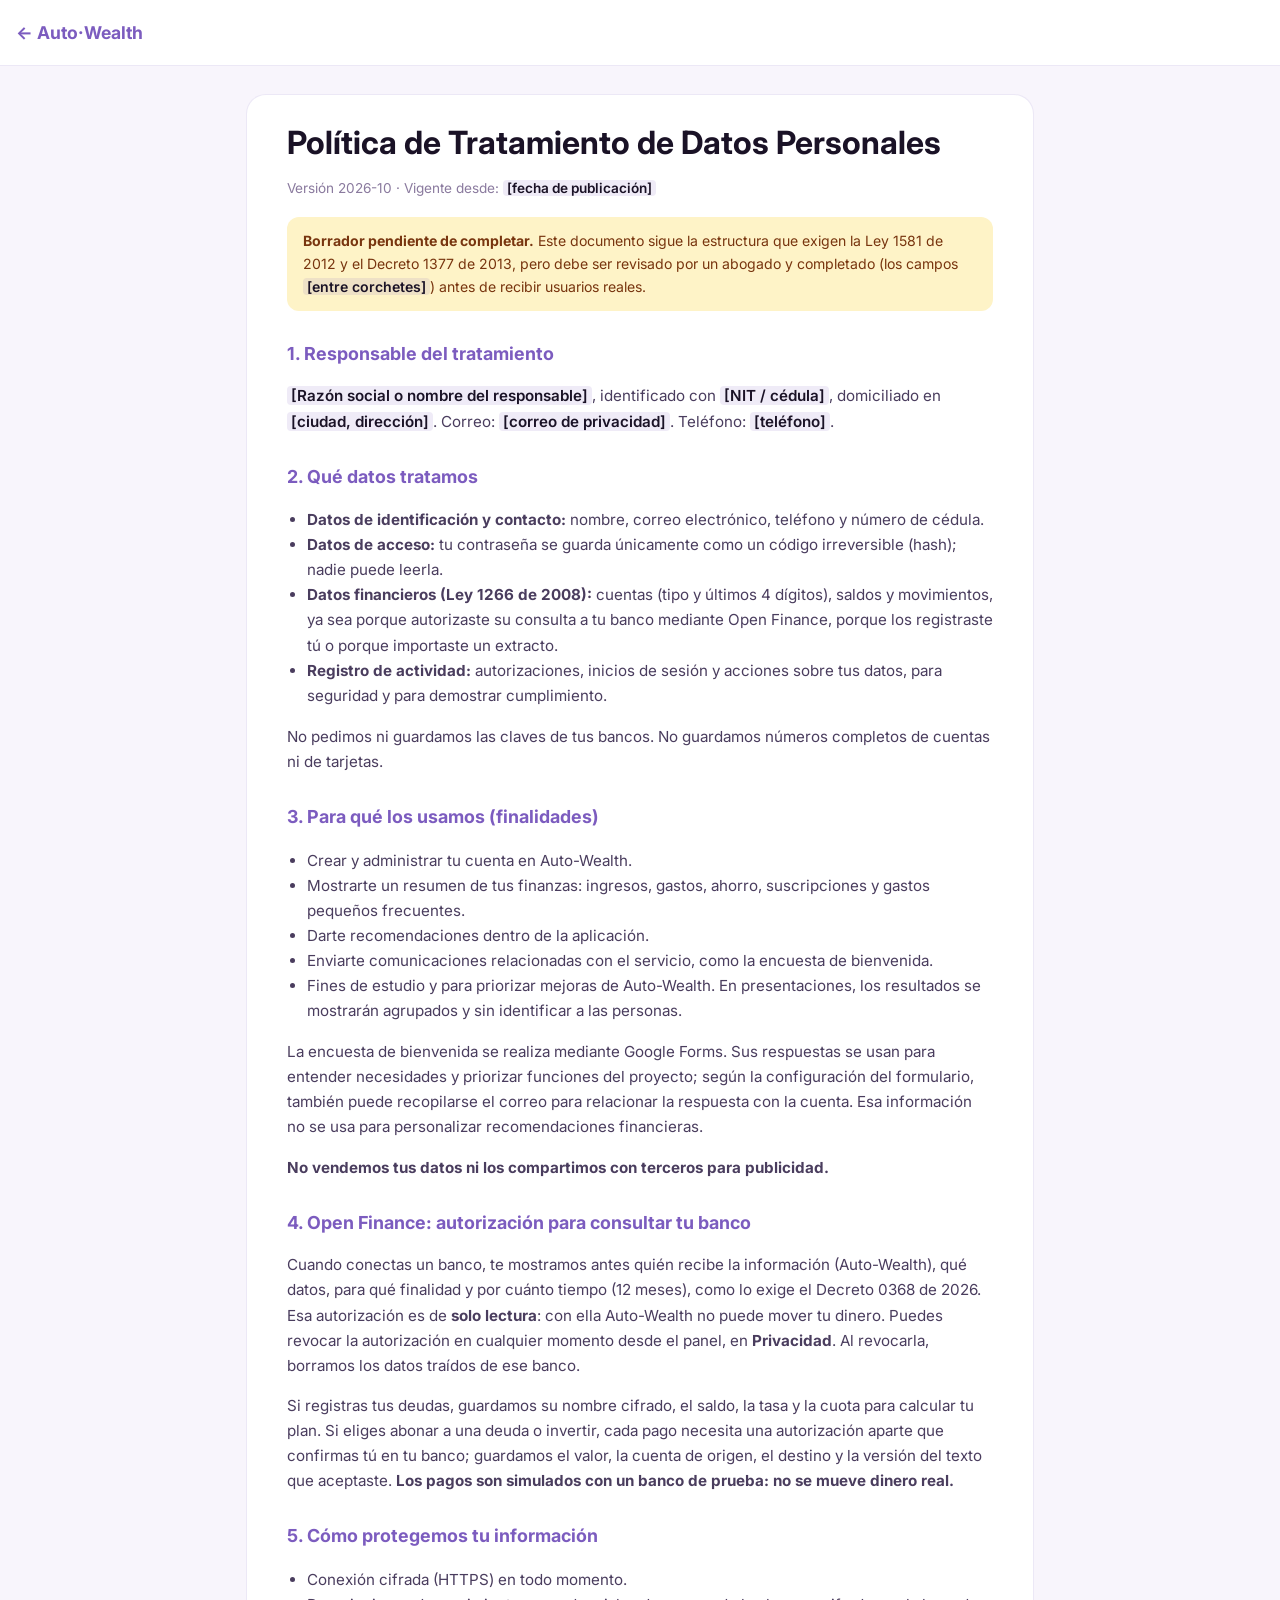
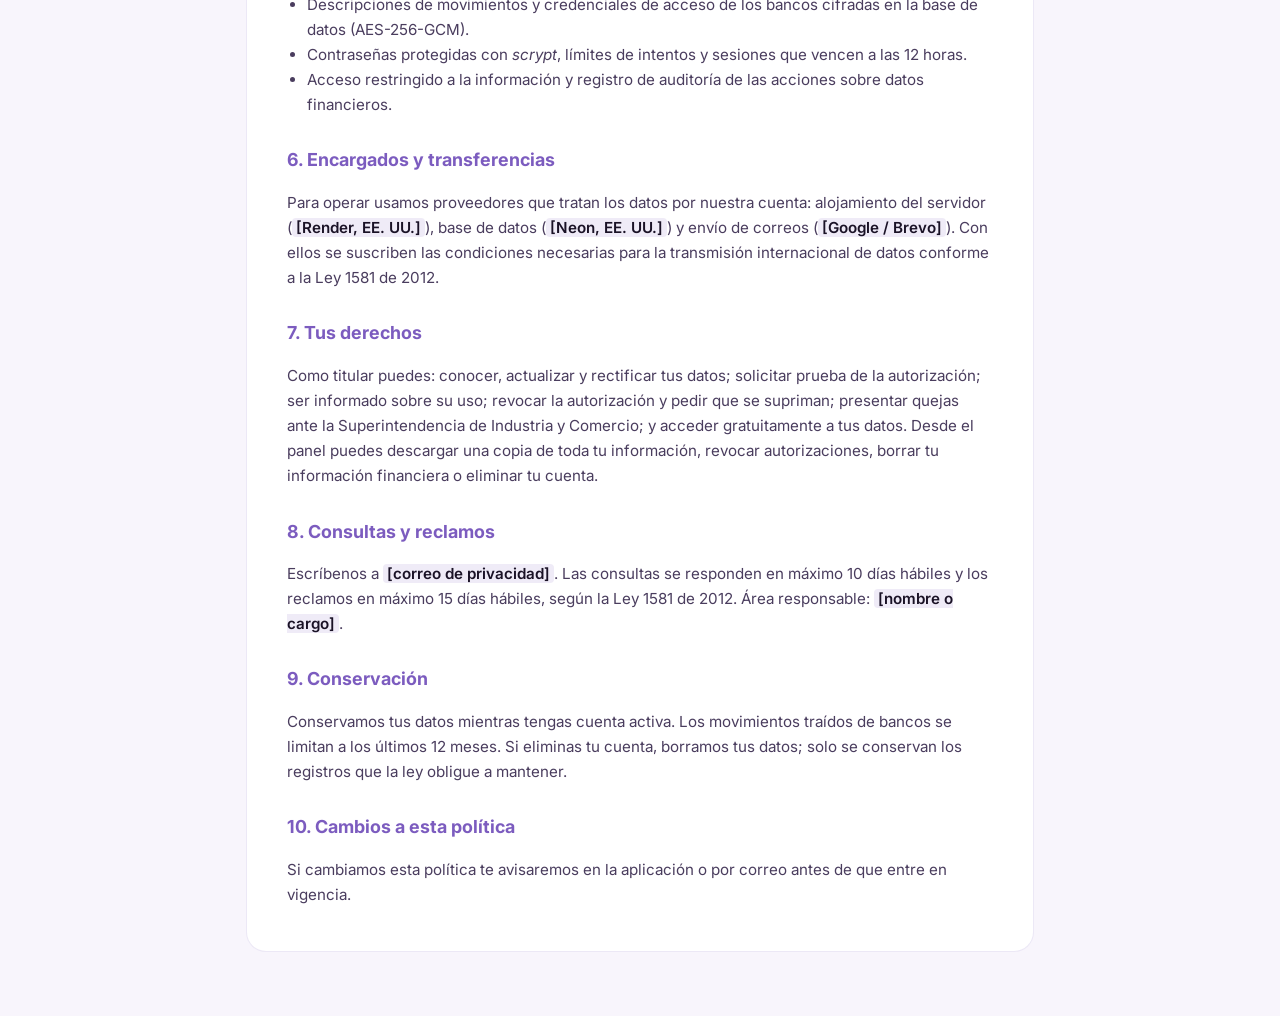
<file: public/privacidad.html>
<!DOCTYPE html>
<html lang="es">
<head>
<meta charset="utf-8">
<meta name="viewport" content="width=device-width, initial-scale=1">
<title>Política de privacidad · Auto-Wealth</title>
<link rel="icon" href="data:image/svg+xml,%3Csvg xmlns='http://www.w3.org/2000/svg' viewBox='0 0 100 100'%3E%3Ctext y='.9em' font-size='90'%3E%F0%9F%92%B0%3C/text%3E%3C/svg%3E">
<link rel="stylesheet" href="https://fonts.googleapis.com/css2?family=Inter:wght@400;500;600;700&display=swap">
<style>
  :root { --bg:#f8f5fc; --card:#ffffff; --text:#1a1226; --text2:#4a3d5e; --muted:#8a7a9e; --accent:#7c5cbf; --border:rgba(124,92,191,.14); --aviso-bg:#fef3c7; --aviso-text:#78350f; }
  [data-theme="dark"] { --bg:#0f0a1a; --card:#1a1226; --text:#f0edf5; --text2:#c8bddb; --muted:#8a7a9e; --accent:#b8a0e0; --border:rgba(155,127,212,.18); --aviso-bg:#3b2a0a; --aviso-text:#fcd34d; }
  * { box-sizing: border-box; }
  body { margin:0; font-family:'Inter',system-ui,-apple-system,Segoe UI,Roboto,Arial,sans-serif; background:var(--bg); color:var(--text); line-height:1.65; }
  header { padding:18px 16px; border-bottom:1px solid var(--border); background:var(--card); }
  header a { color:var(--accent); font-weight:700; text-decoration:none; font-size:1.1rem; }
  main { max-width:820px; margin:0 auto; padding:28px 16px 64px; }
  .doc { background:var(--card); border:1px solid var(--border); border-radius:20px; padding:28px clamp(18px,4vw,40px); }
  h1 { font-size:clamp(1.5rem,4vw,2rem); margin:0 0 4px; line-height:1.25; }
  h2 { font-size:1.12rem; margin:28px 0 8px; color:var(--accent); }
  p, li { color:var(--text2); font-size:.95rem; }
  ul { padding-left:20px; }
  .meta { color:var(--muted); font-size:.85rem; margin-bottom:18px; }
  .aviso { background:var(--aviso-bg); color:var(--aviso-text); border-radius:12px; padding:12px 16px; font-size:.88rem; margin:0 0 20px; }
  .ph { background:rgba(124,92,191,.12); border-radius:4px; padding:0 4px; font-weight:600; color:var(--text); }
  a { color:var(--accent); }
</style>
<script>
  try { const t = localStorage.getItem('theme'); if (t) document.documentElement.setAttribute('data-theme', t); } catch (e) {}
</script>
</head>
<body>
<header><a href="/">← Auto·Wealth</a></header>
<main><article class="doc">
  <h1>Política de Tratamiento de Datos Personales</h1>
  <p class="meta">Versión 2026-10 · Vigente desde: <span class="ph">[fecha de publicación]</span></p>
  <p class="aviso"><b>Borrador pendiente de completar.</b> Este documento sigue la estructura que exigen la Ley 1581 de 2012 y el Decreto 1377 de 2013,
  pero debe ser revisado por un abogado y completado (los campos <span class="ph">[entre corchetes]</span>) antes de recibir usuarios reales.</p>

  <h2>1. Responsable del tratamiento</h2>
  <p><span class="ph">[Razón social o nombre del responsable]</span>, identificado con <span class="ph">[NIT / cédula]</span>,
  domiciliado en <span class="ph">[ciudad, dirección]</span>. Correo: <span class="ph">[correo de privacidad]</span>. Teléfono: <span class="ph">[teléfono]</span>.</p>

  <h2>2. Qué datos tratamos</h2>
  <ul>
    <li><b>Datos de identificación y contacto:</b> nombre, correo electrónico, teléfono y número de cédula.</li>
    <li><b>Datos de acceso:</b> tu contraseña se guarda únicamente como un código irreversible (hash); nadie puede leerla.</li>
    <li><b>Datos financieros (Ley 1266 de 2008):</b> cuentas (tipo y últimos 4 dígitos), saldos y movimientos, ya sea porque
      autorizaste su consulta a tu banco mediante Open Finance, porque los registraste tú o porque importaste un extracto.</li>
    <li><b>Registro de actividad:</b> autorizaciones, inicios de sesión y acciones sobre tus datos, para seguridad y para demostrar cumplimiento.</li>
  </ul>
  <p>No pedimos ni guardamos las claves de tus bancos. No guardamos números completos de cuentas ni de tarjetas.</p>

  <h2>3. Para qué los usamos (finalidades)</h2>
  <ul>
    <li>Crear y administrar tu cuenta en Auto-Wealth.</li>
    <li>Mostrarte un resumen de tus finanzas: ingresos, gastos, ahorro, suscripciones y gastos pequeños frecuentes.</li>
    <li>Darte recomendaciones dentro de la aplicación.</li>
    <li>Enviarte comunicaciones relacionadas con el servicio, como la encuesta de bienvenida.</li>
    <li>Fines de estudio y para priorizar mejoras de Auto-Wealth. En presentaciones, los resultados se mostrarán agrupados y sin identificar a las personas.</li>
  </ul>
  <p>La encuesta de bienvenida se realiza mediante Google Forms. Sus respuestas se usan para entender necesidades y priorizar funciones del proyecto; según la configuración del formulario, también puede recopilarse el correo para relacionar la respuesta con la cuenta. Esa información no se usa para personalizar recomendaciones financieras.</p>
  <p><b>No vendemos tus datos ni los compartimos con terceros para publicidad.</b></p>

  <h2>4. Open Finance: autorización para consultar tu banco</h2>
  <p>Cuando conectas un banco, te mostramos antes quién recibe la información (Auto-Wealth), qué datos, para qué finalidad y por cuánto
  tiempo (12 meses), como lo exige el Decreto 0368 de 2026. Esa autorización es de <b>solo lectura</b>: con ella Auto-Wealth no puede mover tu dinero.
  Puedes revocar la autorización en cualquier momento desde el panel, en <b>Privacidad</b>. Al revocarla, borramos los datos traídos de ese banco.</p>
  <p>Si registras tus deudas, guardamos su nombre cifrado, el saldo, la tasa y la cuota para calcular tu plan. Si eliges abonar a una deuda o invertir,
  cada pago necesita una autorización aparte que confirmas tú en tu banco; guardamos el valor, la cuenta de origen, el destino y la versión del texto que aceptaste.
  <b>Los pagos son simulados con un banco de prueba: no se mueve dinero real.</b></p>

  <h2>5. Cómo protegemos tu información</h2>
  <ul>
    <li>Conexión cifrada (HTTPS) en todo momento.</li>
    <li>Descripciones de movimientos y credenciales de acceso de los bancos cifradas en la base de datos (AES-256-GCM).</li>
    <li>Contraseñas protegidas con <i>scrypt</i>, límites de intentos y sesiones que vencen a las 12 horas.</li>
    <li>Acceso restringido a la información y registro de auditoría de las acciones sobre datos financieros.</li>
  </ul>

  <h2>6. Encargados y transferencias</h2>
  <p>Para operar usamos proveedores que tratan los datos por nuestra cuenta: alojamiento del servidor (<span class="ph">[Render, EE. UU.]</span>),
  base de datos (<span class="ph">[Neon, EE. UU.]</span>) y envío de correos (<span class="ph">[Google / Brevo]</span>). Con ellos se suscriben
  las condiciones necesarias para la transmisión internacional de datos conforme a la Ley 1581 de 2012.</p>

  <h2>7. Tus derechos</h2>
  <p>Como titular puedes: conocer, actualizar y rectificar tus datos; solicitar prueba de la autorización; ser informado sobre su uso;
  revocar la autorización y pedir que se supriman; presentar quejas ante la Superintendencia de Industria y Comercio; y acceder
  gratuitamente a tus datos. Desde el panel puedes descargar una copia de toda tu información, revocar autorizaciones,
  borrar tu información financiera o eliminar tu cuenta.</p>

  <h2>8. Consultas y reclamos</h2>
  <p>Escríbenos a <span class="ph">[correo de privacidad]</span>. Las consultas se responden en máximo 10 días hábiles y los reclamos en
  máximo 15 días hábiles, según la Ley 1581 de 2012. Área responsable: <span class="ph">[nombre o cargo]</span>.</p>

  <h2>9. Conservación</h2>
  <p>Conservamos tus datos mientras tengas cuenta activa. Los movimientos traídos de bancos se limitan a los últimos 12 meses.
  Si eliminas tu cuenta, borramos tus datos; solo se conservan los registros que la ley obligue a mantener.</p>

  <h2>10. Cambios a esta política</h2>
  <p>Si cambiamos esta política te avisaremos en la aplicación o por correo antes de que entre en vigencia.</p>
</article></main>
</body>
</html>
</file>
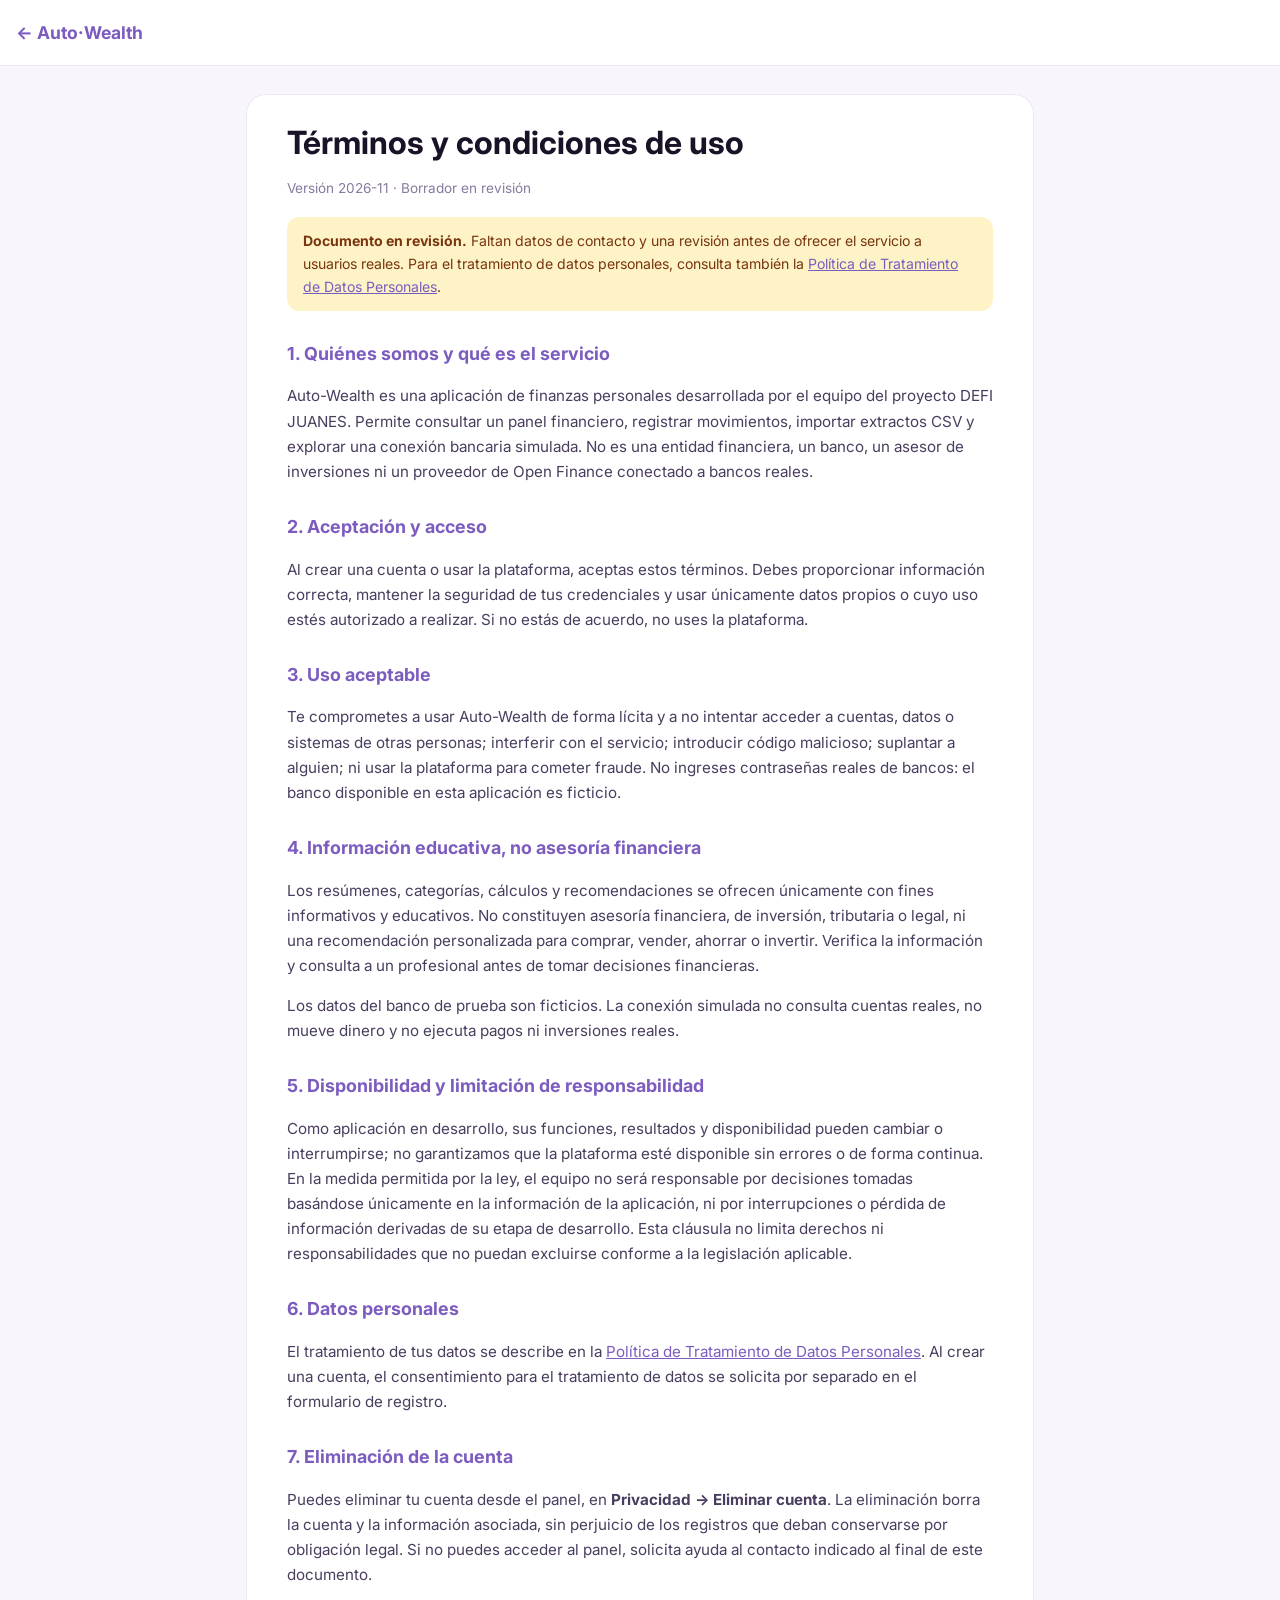
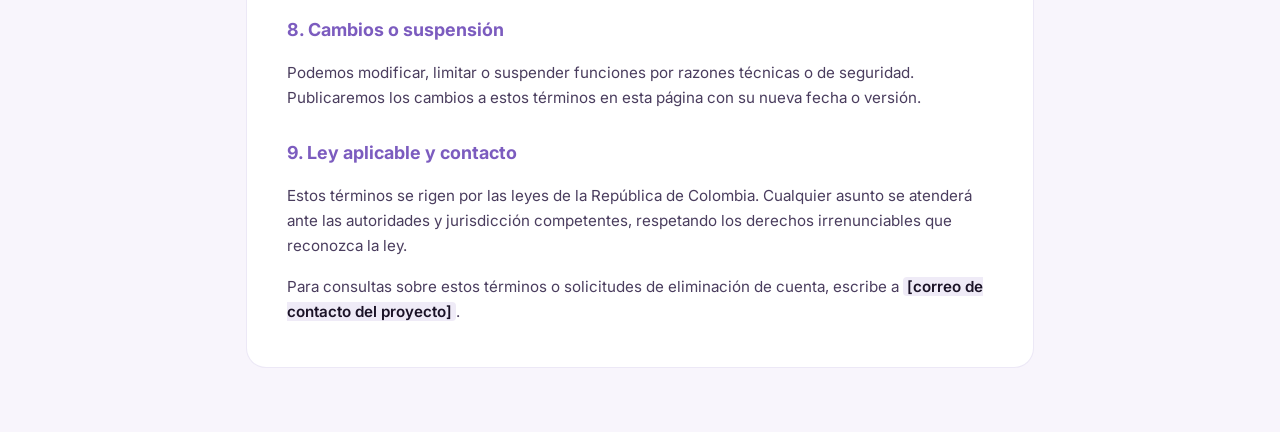
<file: public/terminos.html>
<!DOCTYPE html>
<html lang="es">
<head>
<meta charset="utf-8">
<meta name="viewport" content="width=device-width, initial-scale=1">
<title>Términos y condiciones · Auto-Wealth</title>
<link rel="icon" href="data:image/svg+xml,%3Csvg xmlns='http://www.w3.org/2000/svg' viewBox='0 0 100 100'%3E%3Ctext y='.9em' font-size='90'%3E%F0%9F%92%B0%3C/text%3E%3C/svg%3E">
<link rel="stylesheet" href="https://fonts.googleapis.com/css2?family=Inter:wght@400;500;600;700&display=swap">
<style>
  :root { --bg:#f8f5fc; --card:#ffffff; --text:#1a1226; --text2:#4a3d5e; --muted:#8a7a9e; --accent:#7c5cbf; --border:rgba(124,92,191,.14); --aviso-bg:#fef3c7; --aviso-text:#78350f; }
  [data-theme="dark"] { --bg:#0f0a1a; --card:#1a1226; --text:#f0edf5; --text2:#c8bddb; --muted:#8a7a9e; --accent:#b8a0e0; --border:rgba(155,127,212,.18); --aviso-bg:#3b2a0a; --aviso-text:#fcd34d; }
  * { box-sizing: border-box; }
  body { margin:0; font-family:'Inter',system-ui,-apple-system,Segoe UI,Roboto,Arial,sans-serif; background:var(--bg); color:var(--text); line-height:1.65; }
  header { padding:18px 16px; border-bottom:1px solid var(--border); background:var(--card); }
  header a { color:var(--accent); font-weight:700; text-decoration:none; font-size:1.1rem; }
  main { max-width:820px; margin:0 auto; padding:28px 16px 64px; }
  .doc { background:var(--card); border:1px solid var(--border); border-radius:20px; padding:28px clamp(18px,4vw,40px); }
  h1 { font-size:clamp(1.5rem,4vw,2rem); margin:0 0 4px; line-height:1.25; }
  h2 { font-size:1.12rem; margin:28px 0 8px; color:var(--accent); }
  p, li { color:var(--text2); font-size:.95rem; }
  ul { padding-left:20px; }
  .meta { color:var(--muted); font-size:.85rem; margin-bottom:18px; }
  .aviso { background:var(--aviso-bg); color:var(--aviso-text); border-radius:12px; padding:12px 16px; font-size:.88rem; margin:0 0 20px; }
  .ph { background:rgba(124,92,191,.12); border-radius:4px; padding:0 4px; font-weight:600; color:var(--text); }
  a { color:var(--accent); }
</style>
<script>
  try { const t = localStorage.getItem('theme'); if (t) document.documentElement.setAttribute('data-theme', t); } catch (e) {}
</script>
</head>
<body>
<header><a href="/">← Auto·Wealth</a></header>
<main><article class="doc">
  <h1>Términos y condiciones de uso</h1>
  <p class="meta">Versión 2026-11 · Borrador en revisión</p>
  <p class="aviso"><b>Documento en revisión.</b> Faltan datos de contacto y una revisión antes de ofrecer el servicio a usuarios reales. Para el tratamiento de datos personales, consulta también la <a href="/privacidad">Política de Tratamiento de Datos Personales</a>.</p>

  <h2>1. Quiénes somos y qué es el servicio</h2>
  <p>Auto-Wealth es una aplicación de finanzas personales desarrollada por el equipo del proyecto DEFI JUANES. Permite consultar un panel financiero, registrar movimientos, importar extractos CSV y explorar una conexión bancaria simulada. No es una entidad financiera, un banco, un asesor de inversiones ni un proveedor de Open Finance conectado a bancos reales.</p>

  <h2>2. Aceptación y acceso</h2>
  <p>Al crear una cuenta o usar la plataforma, aceptas estos términos. Debes proporcionar información correcta, mantener la seguridad de tus credenciales y usar únicamente datos propios o cuyo uso estés autorizado a realizar. Si no estás de acuerdo, no uses la plataforma.</p>

  <h2>3. Uso aceptable</h2>
  <p>Te comprometes a usar Auto-Wealth de forma lícita y a no intentar acceder a cuentas, datos o sistemas de otras personas; interferir con el servicio; introducir código malicioso; suplantar a alguien; ni usar la plataforma para cometer fraude. No ingreses contraseñas reales de bancos: el banco disponible en esta aplicación es ficticio.</p>

  <h2>4. Información educativa, no asesoría financiera</h2>
  <p>Los resúmenes, categorías, cálculos y recomendaciones se ofrecen únicamente con fines informativos y educativos. No constituyen asesoría financiera, de inversión, tributaria o legal, ni una recomendación personalizada para comprar, vender, ahorrar o invertir. Verifica la información y consulta a un profesional antes de tomar decisiones financieras.</p>
  <p>Los datos del banco de prueba son ficticios. La conexión simulada no consulta cuentas reales, no mueve dinero y no ejecuta pagos ni inversiones reales.</p>

  <h2>5. Disponibilidad y limitación de responsabilidad</h2>
  <p>Como aplicación en desarrollo, sus funciones, resultados y disponibilidad pueden cambiar o interrumpirse; no garantizamos que la plataforma esté disponible sin errores o de forma continua. En la medida permitida por la ley, el equipo no será responsable por decisiones tomadas basándose únicamente en la información de la aplicación, ni por interrupciones o pérdida de información derivadas de su etapa de desarrollo. Esta cláusula no limita derechos ni responsabilidades que no puedan excluirse conforme a la legislación aplicable.</p>

  <h2>6. Datos personales</h2>
  <p>El tratamiento de tus datos se describe en la <a href="/privacidad">Política de Tratamiento de Datos Personales</a>. Al crear una cuenta, el consentimiento para el tratamiento de datos se solicita por separado en el formulario de registro.</p>

  <h2>7. Eliminación de la cuenta</h2>
  <p>Puedes eliminar tu cuenta desde el panel, en <b>Privacidad → Eliminar cuenta</b>. La eliminación borra la cuenta y la información asociada, sin perjuicio de los registros que deban conservarse por obligación legal. Si no puedes acceder al panel, solicita ayuda al contacto indicado al final de este documento.</p>

  <h2>8. Cambios o suspensión</h2>
  <p>Podemos modificar, limitar o suspender funciones por razones técnicas o de seguridad. Publicaremos los cambios a estos términos en esta página con su nueva fecha o versión.</p>

  <h2>9. Ley aplicable y contacto</h2>
  <p>Estos términos se rigen por las leyes de la República de Colombia. Cualquier asunto se atenderá ante las autoridades y jurisdicción competentes, respetando los derechos irrenunciables que reconozca la ley.</p>
  <p>Para consultas sobre estos términos o solicitudes de eliminación de cuenta, escribe a <span class="ph">[correo de contacto del proyecto]</span>.</p>
</article></main>
</body>
</html>
</file>
